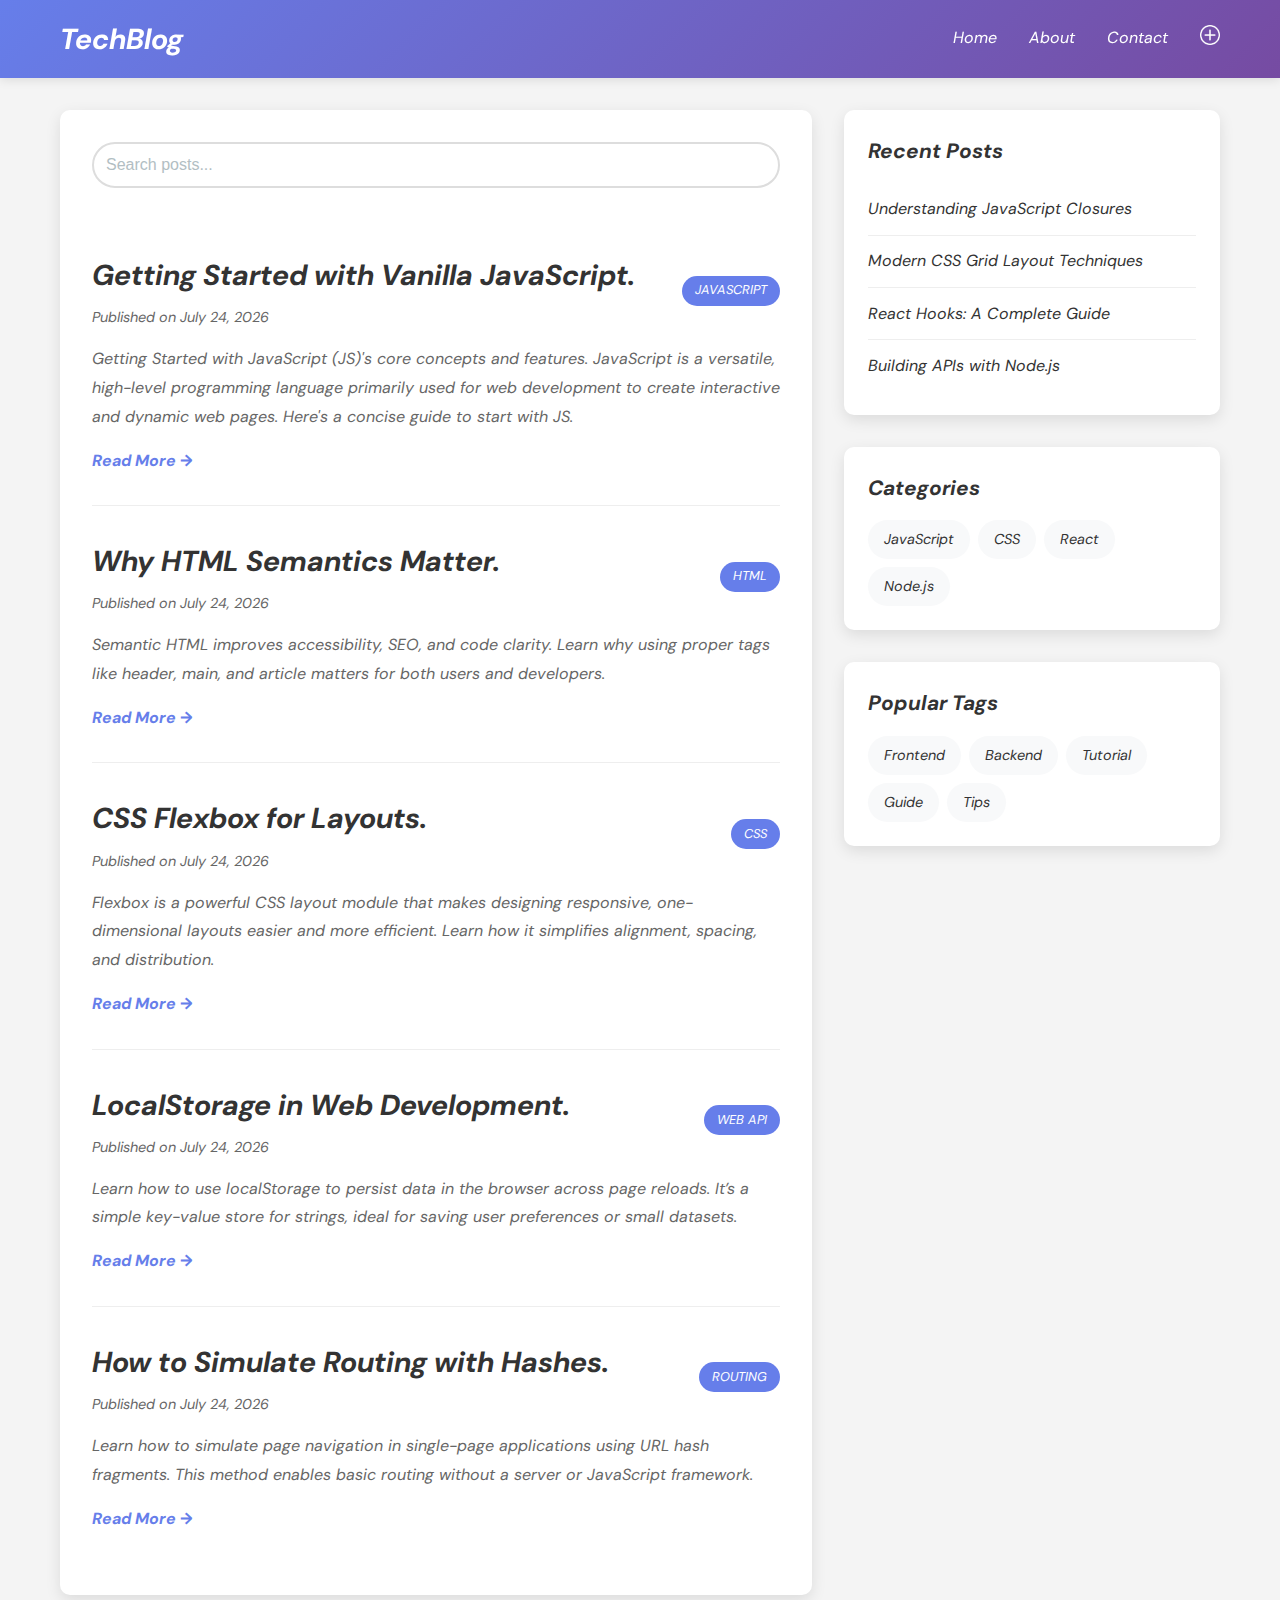
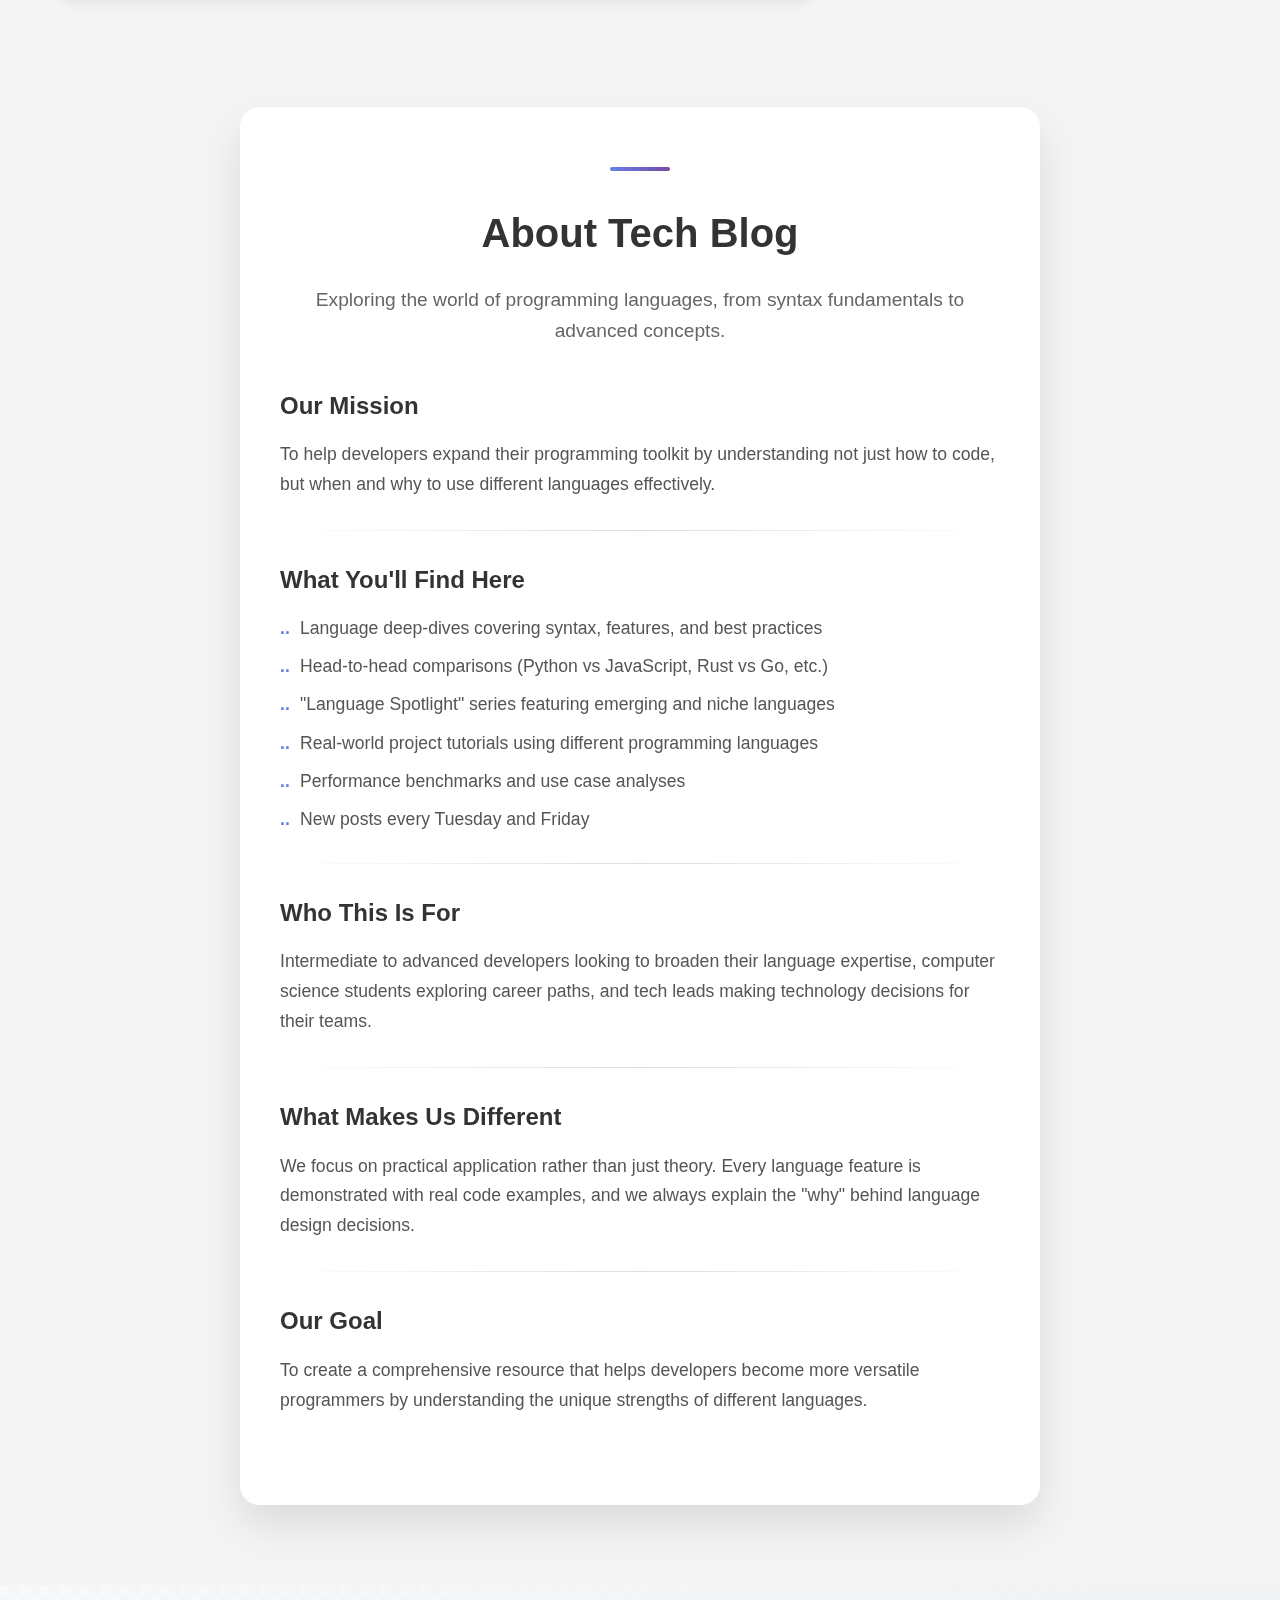
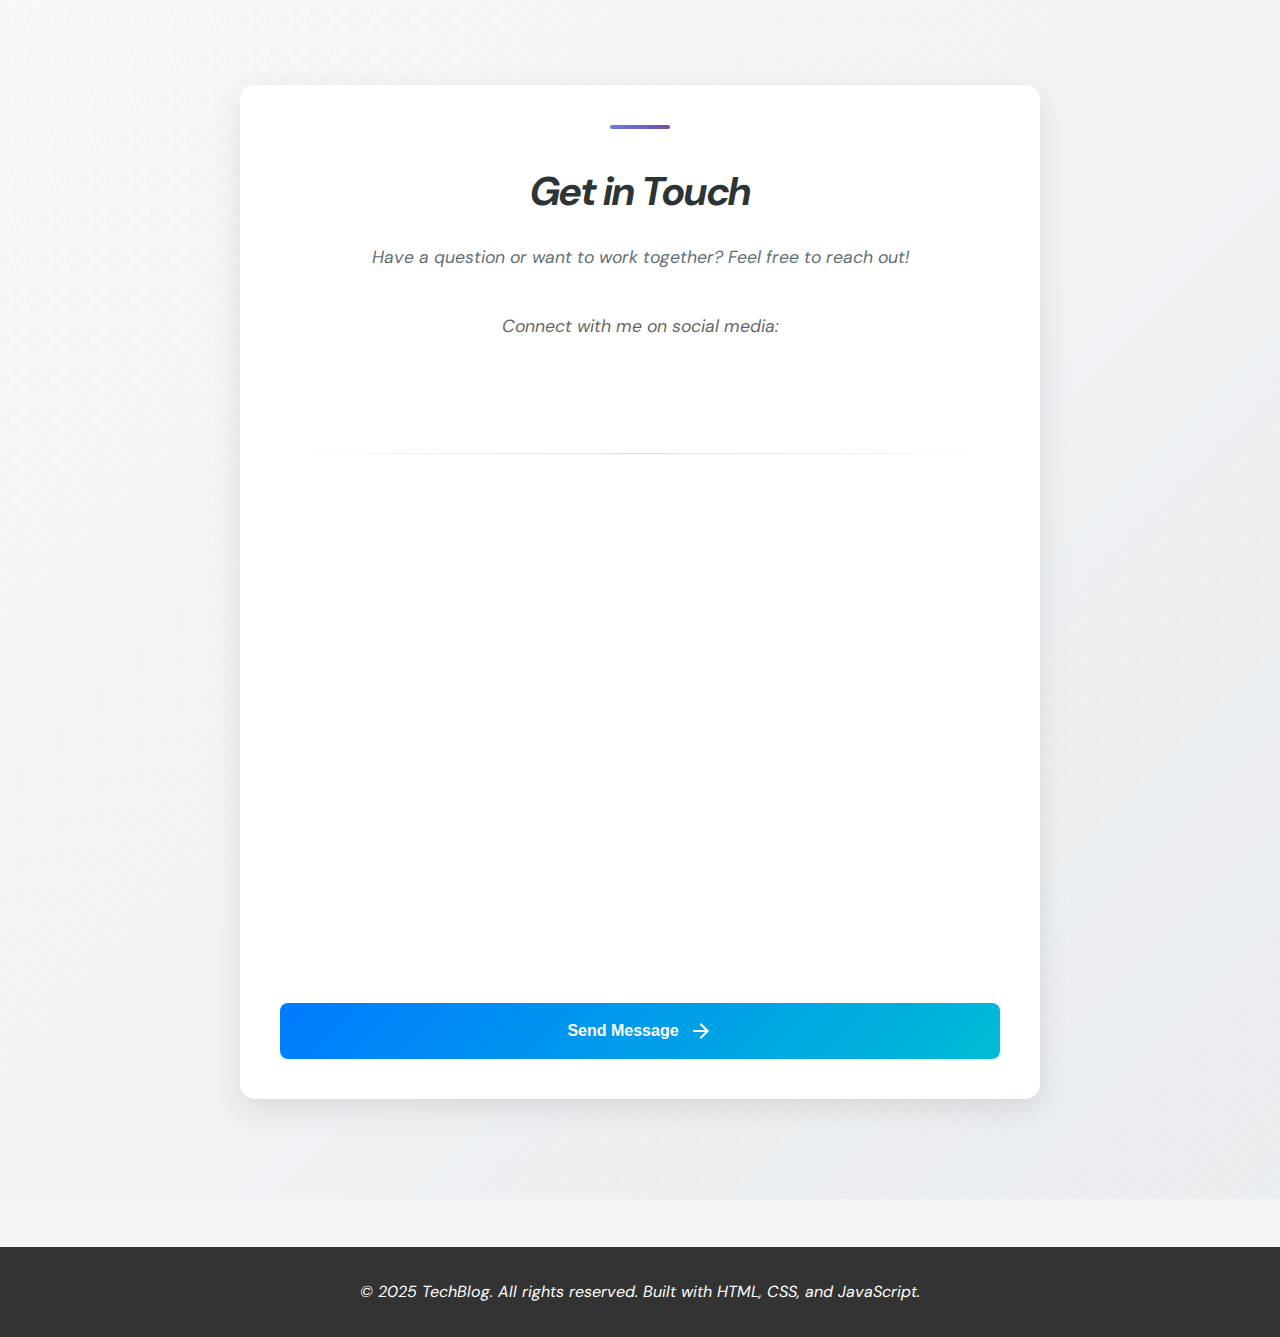
<file: index.html>
<!DOCTYPE html>
<html lang="en">
<head>
    <meta charset="UTF-8">
    <meta name="viewport" content="width=device-width, initial-scale=1.0">
    <title>Blog Page</title>
    <link rel="stylesheet" href="style.css">
</head>
<body>
    <header>
        <nav class="container">
            <div class="logo">TechBlog</div>
            <ul class="nav-links">
                <li><a href="#home">Home</a></li>
                <li><a href="#about">About</a></li>
                <li><a href="#contact">Contact</a></li>
                <li><img src="./image/add.png" width="20" height="20"/></li>
            </ul>
        </nav>
    </header>

    <div class="container">
        <section id="home">
                <main>
                    <section class="blog-posts">
                        <input type="text" class="search-bar" placeholder="Search posts..." id="searchInput">
                        
                        <!-- <article class="blog-post" data-category="javascript">
                            <div class="post-header">
                                <div>
                                    <h2 class="post-title">Understanding JavaScript Closures</h2>
                                    <div class="post-meta">Published on March 15, 2024 by:<br><img src="./image/John_Doe.jpg"/>John Doe</div>
                                </div>
                                <span class="post-category">JavaScript</span>
                            </div>
                            <p class="post-excerpt">
                                Closures are one of the most powerful features in JavaScript. They allow functions to access variables from their outer scope even after the outer function has finished executing. In this comprehensive guide, we'll explore how closures work and practical examples.
                            </p>
                            <a href="#" class="read-more">Read More →</a>
                        </article>

                        <article class="blog-post" data-category="css">
                            <div class="post-header">
                                <div>
                                    <h2 class="post-title">Modern CSS Grid Layout Techniques</h2>
                                    <div class="post-meta">Published on March 10, 2024 by:<br><img src="./image/Jane_Smith.jpeg"/>Jane Smith</div>
                                </div>
                                <span class="post-category">CSS</span>
                            </div>
                            <p class="post-excerpt">
                                CSS Grid has revolutionized web layout design. Learn how to create complex, responsive layouts with minimal code. We'll cover grid containers, grid items, and advanced techniques for modern web design.
                            </p>
                            <a href="#" class="read-more">Read More →</a>
                        </article>

                        <article class="blog-post" data-category="react">
                            <div class="post-header">
                                <div>
                                    <h2 class="post-title">React Hooks: A Complete Guide</h2>
                                    <div class="post-meta">Published on March 5, 2024 by:<br><img src="./image/Mike_Johnson.jpg"/>Mike Johnson</div>
                                </div>
                                <span class="post-category">React</span>
                            </div>
                            <p class="post-excerpt">
                                React Hooks have transformed how we write React components. From useState to useEffect, and custom hooks, learn everything you need to know to master this powerful feature.
                            </p>
                            <a href="#" class="read-more">Read More →</a>
                        </article>

                        <article class="blog-post" data-category="nodejs">
                            <div class="post-header">
                                <div>
                                    <h2 class="post-title">Building APIs with Node.js and Express</h2>
                                    <div class="post-meta">Published on February 28, 2024 by:<br><img src="./image/Sarah_Wilson.jpeg"/>Sarah Wilson</div>
                                </div>
                                <span class="post-category">Node.js</span>
                            </div>
                            <p class="post-excerpt">
                                Learn how to build robust REST APIs using Node.js and Express. We'll cover routing, middleware, error handling, and best practices for production-ready applications.
                            </p>
                            <a href="#" class="read-more">Read More →</a>
                        </article> -->
                    </section> 

                    <aside class="sidebar">
                        <div class="sidebar-widget">
                            <h3 class="widget-title">Recent Posts</h3>
                            <ul class="recent-posts">
                                <li><a href="#">Understanding JavaScript Closures</a></li>
                                <li><a href="#">Modern CSS Grid Layout Techniques</a></li>
                                <li><a href="#">React Hooks: A Complete Guide</a></li>
                                <li><a href="#">Building APIs with Node.js</a></li>
                            </ul>
                        </div>

                        <div class="sidebar-widget">
                            <h3 class="widget-title">Categories</h3>
                            <div class="tags">
                                <a href="#" class="tag" data-filter="javascript">JavaScript</a>
                                <a href="#" class="tag" data-filter="css">CSS</a>
                                <a href="#" class="tag" data-filter="react">React</a>
                                <a href="#" class="tag" data-filter="nodejs">Node.js</a>
                            </div>
                        </div>

                        <div class="sidebar-widget">
                            <h3 class="widget-title">Popular Tags</h3>
                            <div class="tags">
                                <a href="#" class="tag">Frontend</a>
                                <a href="#" class="tag">Backend</a>
                                <a href="#" class="tag">Tutorial</a>
                                <a href="#" class="tag">Guide</a>
                                <a href="#" class="tag">Tips</a>
                            </div>
                        </div>
                    </aside>
                </main>
        </section>
    </div>
    <section id="about">
    <section class="about-section">
        <div class="about-container">
            <div class="decorative-line"></div>
            <h2>About Tech Blog</h2>
            <p class="about-description">Exploring the world of programming languages, from syntax fundamentals to advanced concepts.</p>
            
            <div class="mission-container">
                <h3>Our Mission</h3>
                <p>To help developers expand their programming toolkit by understanding not just how to code, but when and why to use different languages effectively.</p>
            </div>

            <div class="section-divider"></div>

            <div class="content-info">
                <h3>What You'll Find Here</h3>
                <ul class="content-list">
                    <li>Language deep-dives covering syntax, features, and best practices</li>
                    <li>Head-to-head comparisons (Python vs JavaScript, Rust vs Go, etc.)</li>
                    <li>"Language Spotlight" series featuring emerging and niche languages</li>
                    <li>Real-world project tutorials using different programming languages</li>
                    <li>Performance benchmarks and use case analyses</li>
                    <li>New posts every Tuesday and Friday</li>
                </ul>
            </div>

            <div class="section-divider"></div>

            <div class="audience-info">
                <h3>Who This Is For</h3>
                <p>Intermediate to advanced developers looking to broaden their language expertise, computer science students exploring career paths, and tech leads making technology decisions for their teams.</p>
            </div>

            <div class="section-divider"></div>

            <div class="unique-value">
                <h3>What Makes Us Different</h3>
                <p>We focus on practical application rather than just theory. Every language feature is demonstrated with real code examples, and we always explain the "why" behind language design decisions.</p>
            </div>

            <div class="section-divider"></div>

            <div class="goal-info">
                <h3>Our Goal</h3>
                <p>To create a comprehensive resource that helps developers become more versatile programmers by understanding the unique strengths of different languages.</p>
            </div>
        </div>
    </section>
</section>

    <section id="contact">
        <section class="contact-section">
        <div class="contact-container">
            <div class="decorative-line"></div>
            <h2>Get in Touch</h2>
            <p class="contact-description">Have a question or want to work together? Feel free to reach out!</p>
            
            <div class="social-links-container">
                <p class="social-description">Connect with me on social media:</p>
                <div class="social-links">
                    <a href="https://web.facebook.com/profile.php?id=61556024804863&sk=grid" class="social-link" aria-label="Visit my Facebook profile">
                        <svg class="social-icon" viewBox="0 0 24 24">
                            <path d="M12 0c-6.627 0-12 5.373-12 12s5.373 12 12 12 12-5.373 12-12-5.373-12-12-12zm3 8h-1.35c-.538 0-.65.221-.65.778v1.222h2l-.209 2h-1.791v7h-3v-7h-2v-2h2v-2.308c0-1.769.931-2.692 3.029-2.692h1.971v3z"/>
                        </svg>
                        <span>Facebook</span>
                    </a>
                    <a href="#" class="social-link" aria-label="Visit my LinkedIn profile">
                        <svg class="social-icon" viewBox="0 0 24 24">
                            <path d="M20.447 20.452h-3.554v-5.569c0-1.328-.027-3.037-1.852-3.037-1.853 0-2.136 1.445-2.136 2.939v5.667H9.351V9h3.414v1.561h.046c.477-.9 1.637-1.85 3.37-1.85 3.601 0 4.267 2.37 4.267 5.455v6.286zM5.337 7.433c-1.144 0-2.063-.926-2.063-2.065 0-1.138.92-2.063 2.063-2.063 1.14 0 2.064.925 2.064 2.063 0 1.139-.925 2.065-2.064 2.065zm1.782 13.019H3.555V9h3.564v11.452zM22.225 0H1.771C.792 0 0 .774 0 1.729v20.542C0 23.227.792 24 1.771 24h20.451C23.2 24 24 23.227 24 22.271V1.729C24 .774 23.2 0 22.222 0h.003z"/>
                        </svg>
                        <span>LinkedIn</span>
                    </a>
                    <a href="https://github.com/Bencodes1914" class="social-link" aria-label="Visit my GitHub profile">
                        <svg class="social-icon" viewBox="0 0 24 24">
                            <path d="M12 0C5.374 0 0 5.373 0 12c0 5.302 3.438 9.8 8.207 11.387.599.111.793-.261.793-.577v-2.234c-3.338.726-4.033-1.416-4.033-1.416-.546-1.387-1.333-1.756-1.333-1.756-1.089-.745.083-.729.083-.729 1.205.084 1.839 1.237 1.839 1.237 1.07 1.834 2.807 1.304 3.492.997.107-.775.418-1.305.762-1.604-2.665-.305-5.467-1.334-5.467-5.931 0-1.311.469-2.381 1.236-3.221-.124-.303-.535-1.524.117-3.176 0 0 1.008-.322 3.301 1.23A11.509 11.509 0 0112 5.803c1.02.005 2.047.138 3.006.404 2.291-1.552 3.297-1.23 3.297-1.23.653 1.653.242 2.874.118 3.176.77.84 1.235 1.911 1.235 3.221 0 4.609-2.807 5.624-5.479 5.921.43.372.823 1.102.823 2.222v3.293c0 .319.192.694.801.576C20.566 21.797 24 17.3 24 12c0-6.627-5.373-12-12-12z"/>
                        </svg>
                        <span>GitHub</span>
                    </a>
                </div>
            </div>
    
            <div class="section-divider"></div>
            
            <form class="contact-form">
                <div class="form-group">
                    <label for="name">Name</label>
                    <div class="input-wrapper">
                        <input type="text" id="name" name="name" placeholder="Your name" required>
                        <span class="input-focus-border"></span>
                    </div>
                </div>
    
                <div class="form-group">
                    <label for="email">Email</label>
                    <div class="input-wrapper">
                        <input type="email" id="email" name="email" placeholder="Your email" required>
                        <span class="input-focus-border"></span>
                    </div>
                </div>
    
                <div class="form-group">
                    <label for="subject">Subject</label>
                    <div class="input-wrapper">
                        <input type="text" id="subject" name="subject" placeholder="Subject">
                        <span class="input-focus-border"></span>
                    </div>
                </div>
    
                <div class="form-group">
                    <label for="message">Message</label>
                    <div class="input-wrapper">
                        <textarea id="message" name="message" placeholder="Your message" required></textarea>
                        <span class="input-focus-border"></span>
                    </div>
                </div>
    
                <button type="submit" class="submit-btn">
                    <span>Send Message</span>
                    <svg class="button-arrow" viewBox="0 0 24 24" width="24" height="24">
                        <path d="M12 4l-1.41 1.41L16.17 11H4v2h12.17l-5.58 5.59L12 20l8-8z"/>
                    </svg>
                </button>
            </form>
        </div>
    </section>
    </section>
    <footer>
        <div class="container">
            <p>&copy; 2025 TechBlog. All rights reserved. Built with HTML, CSS, and JavaScript.</p>
        </div>
    </footer>
</body>
<script src="generateBlog.js"></script>
</html>
</file>
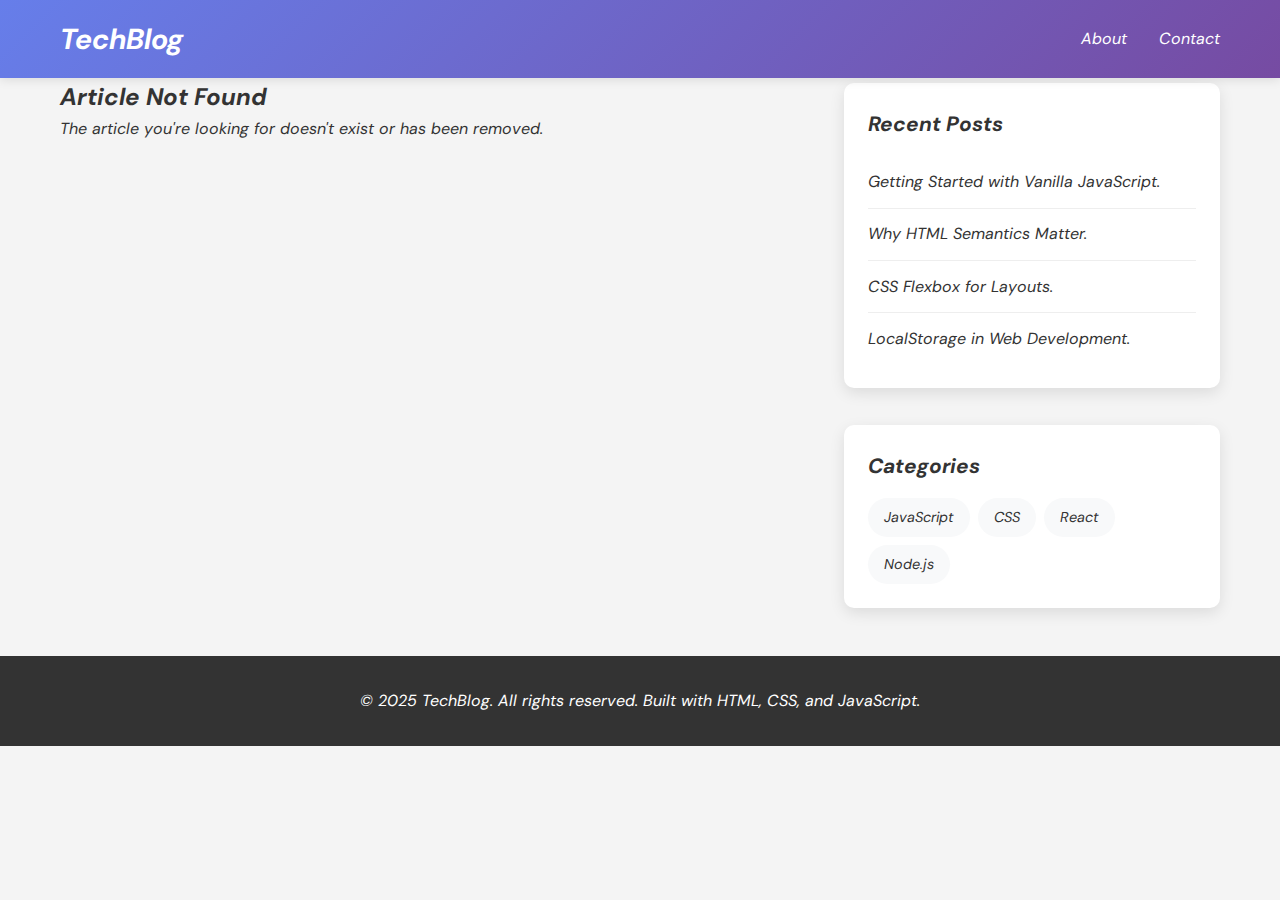
<file: blog/index.html>
<!DOCTYPE html>
<html lang="en">
<head>
    <meta charset="UTF-8">
    <meta name="viewport" content="width=device-width, initial-scale=1.0">
    <title>Blog Post - TechBlog</title>
    <link rel="stylesheet" href="style.css">
</head>
<body>
    <header>
        <div class="container">
            <nav>
                <a href="../index.html" class="logo">TechBlog</a>
                <ul class="nav-links">
                    <li><a href="#about">About</a></li>
                    <li><a href="#contact">Contact</a></li>
                </ul>
            </nav>
        </div>
    </header>

    <main class="container">
        <section class="article-section">
            
            <article class="article-container">
                <div id="loading" class="loading">Loading article...</div>
                <div id="error" class="error" style="display: none;">
                    <h2>Article Not Found</h2>
                    <p>The article you're looking for doesn't exist or has been removed.</p>
                </div>
                
                <div id="article-content" style="display: none;">
                        <h1 class="article-title" id="article-title"></h1>
                        <div class="article-meta">
                            <span class="tag" id="article-tag"></span>
                            <span id="article-date"></span>
                        </div>
                    
                    <div class="article-content" id="article-body"></div>
                </div>
            </article>
        </section>

        <aside class="sidebar">
            <div class="sidebar-widget">
                <h3 class="widget-title">Recent Posts</h3>
                <ul id="recent-posts" class="recent-posts"></ul>
            </div>

            <div class="sidebar-widget">
                <h3 class="widget-title">Categories</h3>
                <div class="tags">
                    <a href="#" class="tag" data-filter="JavaScript">JavaScript</a>
                    <a href="#" class="tag" data-filter="CSS">CSS</a>
                    <a href="#" class="tag" data-filter="React">React</a>
                    <a href="#" class="tag" data-filter="Node.js">Node.js</a>
                </div>
            </div>
        </aside>
    </main>

    <footer>
        <div class="container">
            <p>© 2025 TechBlog. All rights reserved. Built with HTML, CSS, and JavaScript.</p>
        </div>
    </footer>

    <script src="../generateBlog.js"></script>
    <script src="script.js"></script>
</body>
</html>
</file>
<file: style.css>
* {
    margin: 0;
    padding: 0;
    box-sizing: border-box;
}

@font-face {
    font-family: Variable Font;
    src: url(./font/DMSans-Italic-VariableFont_opsz\,wght.ttf);
}

body {
    font-family: Variable Font;
    line-height: 1.6;
    color: #333;
    background-color: #f4f4f4;
}

.container {
    max-width: 1200px;
    margin: 0 auto;
    padding: 0 20px;
}

header {
    background: linear-gradient(135deg, #667eea 0%, #764ba2 100%);
    color: white;
    padding: 1rem 0;
    position: sticky;
    top: 0;
    z-index: 100;
    box-shadow: 0 2px 10px rgba(0,0,0,0.1);
}

nav {
    display: flex;
    justify-content: space-between;
    align-items: center;
}

.logo {
    font-size: 1.8rem;
    font-weight: bold;
}

.nav-links {
    display: flex;
    list-style: none;
    gap: 2rem;
}

.nav-links a {
    color: white;
    text-decoration: none;
    transition: opacity 0.3s;
}

.nav-links a:hover {
    opacity: 0.8;
}

main {
    display: grid;
    grid-template-columns: 2fr 1fr;
    gap: 2rem;
    margin: 2rem 0;
}

.blog-posts {
    background: white;
    padding: 2rem;
    border-radius: 10px;
    box-shadow: 0 5px 15px rgba(0,0,0,0.1);
}

.search-bar {
    width: 100%;
    padding: 12px;
    border: 2px solid #ddd;
    border-radius: 25px;
    margin-bottom: 2rem;
    font-size: 1rem;
}

.search-bar:focus {
    outline: none;
    border-color: #667eea;
}

.blog-post {
    border-bottom: 1px solid #eee;
    padding: 2rem 0;
    transition: transform 0.3s ease;
}

.blog-post:hover {
    transform: translateY(-2px);
}

.blog-post:last-child {
    border-bottom: none;
}

.post-header {
    display: flex;
    justify-content: space-between;
    align-items: center;
    margin-bottom: 1rem;
}

.post-title {
    color: #333;
    font-size: 1.8rem;
    margin-bottom: 0.5rem;
}

.post-meta {
    color: #666;
    font-size: 0.9rem;
}

.post-meta > img{
    width: 25px;
    height: 25px;
    border-radius: 50%;
}

.post-category {
    background: #667eea;
    color: white;
    padding: 0.3rem 0.8rem;
    border-radius: 20px;
    font-size: 0.8rem;
    text-transform: uppercase;
}

.post-excerpt {
    color: #666;
    margin: 1rem 0;
    line-height: 1.8;
}

.read-more {
    color: #667eea;
    text-decoration: none;
    font-weight: bold;
    transition: color 0.3s;
}

.read-more:hover {
    color: #764ba2;
}

.sidebar {
    display: flex;
    flex-direction: column;
    gap: 2rem;
}

.sidebar-widget {
    background: white;
    padding: 1.5rem;
    border-radius: 10px;
    box-shadow: 0 5px 15px rgba(0,0,0,0.1);
}

.widget-title {
    color: #333;
    margin-bottom: 1rem;
    font-size: 1.3rem;
}

.recent-posts {
    list-style: none;
}

.recent-posts li {
    padding: 0.8rem 0;
    border-bottom: 1px solid #eee;
}

.recent-posts li:last-child {
    border-bottom: none;
}

.recent-posts a {
    color: #333;
    text-decoration: none;
    transition: color 0.3s;
}

.recent-posts a:hover {
    color: #667eea;
}

.tags {
    display: flex;
    flex-wrap: wrap;
    gap: 0.5rem;
}

.tag {
    background: #f8f9fa;
    color: #333;
    padding: 0.5rem 1rem;
    border-radius: 20px;
    text-decoration: none;
    font-size: 0.9rem;
    transition: background 0.3s;
}

.tag:hover {
    background: #667eea;
    color: white;
}

footer {
    background: #333;
    color: white;
    text-align: center;
    padding: 2rem 0;
    margin-top: 3rem;
}

@media (max-width: 768px) {
    .nav-links {
display: none;
    }

    main {
grid-template-columns: 1fr;
    }

    .post-header {
flex-direction: column;
align-items: flex-start;
gap: 1rem;
    }

    .post-title {
font-size: 1.5rem;
    }
}

@keyframes fadeIn {
    from { opacity: 0; transform: translateY(20px); }
    to { opacity: 1; transform: translateY(0); }
}

.blog-post {
    animation: fadeIn 0.6s ease-out;
}

.contact-section {
    padding: 100px 20px;
    background: linear-gradient(135deg, #f8f9fa 0%, #e9ecef 100%);
    position: relative;
    overflow: hidden;
}

.contact-section::before {
    content: '';
    position: absolute;
    top: 0;
    left: 0;
    right: 0;
    bottom: 0;
    background-image: 
        linear-gradient(45deg, #f1f3f5 25%, transparent 25%),
        linear-gradient(-45deg, #f1f3f5 25%, transparent 25%),
        linear-gradient(45deg, transparent 75%, #f1f3f5 75%),
        linear-gradient(-45deg, transparent 75%, #f1f3f5 75%);
    background-size: 20px 20px;
    background-position: 0 0, 0 10px, 10px -10px, -10px 0px;
    opacity: 0.3;
}

.contact-container {
    max-width: 800px;
    margin: 0 auto;
    position: relative;
    background: rgba(255, 255, 255, 0.95);
    padding: 40px;
    border-radius: 15px;
    box-shadow: 0 10px 30px rgba(0, 0, 0, 0.1);
}

.decorative-line {
    width: 60px;
    height: 4px;
    background: linear-gradient(90deg, #007bff, #00bcd4);
    margin: 0 auto 30px;
    border-radius: 2px;
}

.contact-section h2 {
    text-align: center;
    color: #2d3436;
    margin-bottom: 20px;
    font-size: 2.5em;
    font-weight: 700;
    letter-spacing: -0.5px;
}

.contact-description {
    text-align: center;
    color: #636e72;
    margin-bottom: 40px;
    font-size: 1.1em;
    line-height: 1.6;
}

.contact-form {
    display: flex;
    flex-direction: column;
    gap: 25px;
}

.form-group {
    display: flex;
    flex-direction: column;
    gap: 8px;
}

.form-group label {
    color: #2d3436;
    font-weight: 600;
    font-size: 0.95em;
    transform: translateY(0);
    transition: all 0.3s ease;
}

.input-wrapper {
    position: relative;
}

.input-focus-border {
    position: absolute;
    bottom: 0;
    left: 50%;
    width: 0;
    height: 2px;
    background: linear-gradient(90deg, #007bff, #00bcd4);
    transition: all 0.3s ease;
    transform: translateX(-50%);
}

.form-group input,
.form-group textarea {
    padding: 12px 16px;
    border: 1px solid #e1e8ed;
    border-radius: 8px;
    font-size: 16px;
    transition: all 0.3s ease;
    background: #f8f9fa;
}

.form-group input:focus,
.form-group textarea:focus {
    outline: none;
    border-color: #007bff;
    background: #fff;
}

.form-group input:focus + .input-focus-border,
.form-group textarea:focus + .input-focus-border {
    width: 100%;
}

.form-group textarea {
    min-height: 150px;
    resize: vertical;
    line-height: 1.6;
}

.submit-btn {
    background: linear-gradient(135deg, #007bff 0%, #00bcd4 100%);
    color: white;
    padding: 16px 32px;
    border: none;
    border-radius: 8px;
    cursor: pointer;
    font-size: 16px;
    font-weight: 600;
    transition: all 0.3s ease;
    display: flex;
    align-items: center;
    justify-content: center;
    gap: 10px;
    overflow: hidden;
    position: relative;
}

.submit-btn:hover {
    transform: translateY(-2px);
    box-shadow: 0 5px 15px rgba(0, 123, 255, 0.3);
}

.submit-btn:active {
    transform: translateY(0);
}

.button-arrow {
    fill: currentColor;
    transition: transform 0.3s ease;
}

.submit-btn:hover .button-arrow {
    transform: translateX(5px);
}

::placeholder {
    color: #b2bec3;
    opacity: 1;
}

.form-group input:hover,
.form-group textarea:hover {
    border-color: #00bcd4;
}

@media (max-width: 768px) {
    .contact-section {
        padding: 60px 15px;
    }

    .contact-container {
        padding: 30px 20px;
    }

    .contact-section h2 {
        font-size: 2em;
    }

    .submit-btn {
        padding: 14px 28px;
    }
}

@keyframes fadeInUp {
    from {
        opacity: 0;
        transform: translateY(20px);
    }
    to {
        opacity: 1;
        transform: translateY(0);
    }
}

.form-group {
    animation: fadeInUp 0.5s ease forwards;
    opacity: 0;
}

.form-group:nth-child(1) { animation-delay: 0.1s; }
.form-group:nth-child(2) { animation-delay: 0.2s; }
.form-group:nth-child(3) { animation-delay: 0.3s; }
.form-group:nth-child(4) { animation-delay: 0.4s; }

.social-links-container {
    margin-bottom: 40px;
    text-align: center;
}

.social-description {
    color: #636e72;
    margin-bottom: 20px;
    font-size: 1.1em;
}

.social-links {
    display: flex;
    justify-content: center;
    gap: 20px;
    flex-wrap: wrap;
}

.social-link {
    display: flex;
    align-items: center;
    gap: 8px;
    padding: 12px 20px;
    background: white;
    border-radius: 8px;
    text-decoration: none;
    color: #2d3436;
    font-weight: 500;
    transition: all 0.3s ease;
    border: 1px solid #e1e8ed;
}

.social-icon {
    width: 20px;
    height: 20px;
    fill: currentColor;
}

.section-divider {
    width: 100%;
    height: 1px;
    background: linear-gradient(90deg, transparent, #e1e8ed, transparent);
    margin: 40px 0;
}

.social-link:hover {
    transform: translateY(-2px);
    box-shadow: 0 5px 15px rgba(0, 0, 0, 0.1);
}

.social-link:nth-child(1):hover {
    border-color: #1877f2;
    color: #1877f2; 
}

.social-link:nth-child(2):hover {
    border-color: #0077b5;
    color: #0077b5; 
}

.social-link:nth-child(3):hover {
    border-color: #333;
    color: #333; 
}

.social-link {
    animation: fadeInUp 0.5s ease forwards;
    opacity: 0;
}

.social-link:nth-child(1) { animation-delay: 0.1s; }
.social-link:nth-child(2) { animation-delay: 0.2s; }
.social-link:nth-child(3) { animation-delay: 0.3s; }

@media (max-width: 768px) {
    .social-links {
        gap: 15px;
    }
    
    .social-link {
        padding: 10px 16px;
        font-size: 0.9em;
    }
    
    .social-icon {
        width: 18px;
        height: 18px;
    }
}

.about-section {
    padding: 80px 20px;
    background: linear-gradient #ffffff;
    min-height: 100vh;
    font-family: 'Segoe UI', Tahoma, Geneva, Verdana, sans-serif;
}

.about-container {
    max-width: 800px;
    margin: 0 auto;
    background: rgba(255, 255, 255, 0.95);
    border-radius: 20px;
    padding: 60px 40px;
    box-shadow: 0 20px 40px rgba(0, 0, 0, 0.1);
    backdrop-filter: blur(10px);
}

.decorative-line {
    width: 60px;
    height: 4px;
    background: linear-gradient(90deg, #667eea, #764ba2);
    margin: 0 auto 30px;
    border-radius: 2px;
}

.about-container h2 {
    text-align: center;
    font-size: 2.5rem;
    color: #333;
    margin-bottom: 20px;
    font-weight: 700;
}

.about-description {
    text-align: center;
    font-size: 1.2rem;
    color: #666;
    margin-bottom: 40px;
    line-height: 1.6;
}

.mission-container,
.content-info,
.audience-info,
.unique-value,
.goal-info {
    margin-bottom: 30px;
}

.mission-container h3,
.content-info h3,
.audience-info h3,
.unique-value h3,
.goal-info h3 {
    font-size: 1.5rem;
    color: #333;
    margin-bottom: 15px;
    font-weight: 600;
}

.mission-container p,
.audience-info p,
.unique-value p,
.goal-info p {
    font-size: 1.1rem;
    color: #555;
    line-height: 1.7;
}

.content-list {
    list-style: none;
    padding: 0;
}

.content-list li {
    font-size: 1.1rem;
    color: #555;
    margin-bottom: 10px;
    padding-left: 20px;
    position: relative;
    line-height: 1.6;
}

.content-list li::before {
    content: "..";
    position: absolute;
    left: 0;
    color: #667eea;
    font-weight: bold;
}

.section-divider {
    width: 100%;
    height: 1px;
    background: linear-gradient(90deg, transparent, #ddd, transparent);
    margin: 30px 0;
}

.social-links-container {
    margin-top: 40px;
    text-align: center;
}

.social-description {
    font-size: 1.1rem;
    color: #666;
    margin-bottom: 20px;
}

.social-links {
    display: flex;
    justify-content: center;
    gap: 20px;
    flex-wrap: wrap;
}

.social-link {
    display: flex;
    align-items: center;
    gap: 10px;
    padding: 12px 20px;
    background: #f8f9fa;
    border: 2px solid #e9ecef;
    border-radius: 50px;
    text-decoration: none;
    color: #495057;
    transition: all 0.3s ease;
    font-weight: 500;
}

.social-link:hover {
    background: #667eea;
    color: white;
    border-color: #667eea;
    transform: translateY(-2px);
    box-shadow: 0 10px 20px rgba(102, 126, 234, 0.3);
}

.social-icon {
    width: 20px;
    height: 20px;
    fill: currentColor;
}

@media (max-width: 768px) {
    .about-container {
        padding: 40px 20px;
        margin: 20px;
    }
    
    .about-container h2 {
        font-size: 2rem;
    }
    
    .about-description {
        font-size: 1.1rem;
    }
    
    .social-links {
        flex-direction: column;
        align-items: center;
    }
    
    .social-link {
        width: 200px;
        justify-content: center;
    }
}

.tag.active {
    background: #667eea;
    color: white;
}

.no-results {
    text-align: center;
    padding: 2rem;
    color: #666;
}

.clear-filters-btn {
    background: #667eea;
    color: white;
    border: none;
    padding: 0.5rem 1rem;
    border-radius: 5px;
    cursor: pointer;
    margin-top: 1rem;
}
</file>
<file: blog/style.css>
* {
    margin: 0;
    padding: 0;
    box-sizing: border-box;
}

@font-face {
    font-family: Variable Font;
    src: url(../font/DMSans-Italic-VariableFont_opsz\,wght.ttf);
}

body {
    font-family: Variable Font;
    line-height: 1.6;
    color: #333;
    background-color: #f4f4f4;
}

.container {
    max-width: 1200px;
    margin: 0 auto;
    padding: 0 20px;
}

header {
    background: linear-gradient(135deg, #667eea 0%, #764ba2 100%);
    color: white;
    padding: 1rem 0;
    position: sticky;
    top: 0;
    z-index: 100;
    box-shadow: 0 2px 10px rgba(0,0,0,0.1);
}

nav {
    display: flex;
    justify-content: space-between;
    align-items: center;
}

.logo {
    font-size: 1.8rem;
    font-weight: bold;
    color: white;
}

.nav-links {
    display: flex;
    list-style: none;
    gap: 2rem;
}

.nav-links a {
    color: white;
    text-decoration: none;
    transition: opacity 0.3s;
}

.nav-links a:hover {
    opacity: 0.8;
}

main {
    display: grid;
    grid-template-columns: 2fr 1fr;
    gap: 2rem;
    margin: 2rem 0;
}

footer {
    background: #333;
    color: white;
    text-align: center;
    padding: 2rem 0;
    margin-top: 3rem;
}

.sidebar {
    display: flex;
    flex-direction: column;
    gap: 2rem;
}

.sidebar-widget {
    background: white;
    padding: 1.5rem;
    border-radius: 10px;
    box-shadow: 0 5px 15px rgba(0,0,0,0.1);
    margin-top: 5px;
}

.widget-title {
    color: #333;
    margin-bottom: 1rem;
    font-size: 1.3rem;
}

.recent-posts {
    list-style: none;
}

.recent-posts li {
    padding: 0.8rem 0;
    border-bottom: 1px solid #eee;
}

.recent-posts li:last-child {
    border-bottom: none;
}

.recent-posts a {
    color: #333;
    text-decoration: none;
    transition: color 0.3s;
}

.recent-posts a:hover {
    color: #667eea;
}

.tags {
    display: flex;
    flex-wrap: wrap;
    gap: 0.5rem;
}

.tag {
    background: #f8f9fa;
    color: #333;
    padding: 0.5rem 1rem;
    border-radius: 20px;
    text-decoration: none;
    font-size: 0.9rem;
    transition: background 0.3s;
}

.tag:hover {
    background: #667eea;
    color: white;
}

.article-title{
    text-align: center;
    font-size: 2rem;
    color: #333;
    margin-bottom: 10px;
    font-weight: 700;
}

a{
    text-decoration: none;
}

.section-content {
  margin-top: 0.5rem;
  padding-left: 1rem;      
  font-size: 1rem;
  color: #444;
  line-height: 1.6;
}

.section-content p {
  padding-left: 2rem;
  margin-bottom: 1rem;
}

.section-content .code-block {
  margin-left: 2rem;
  margin-top: 0.5rem;
  background-color: #272822;
  color: #f8f8f2;
  font-family: 'Fira Code', 'Courier New', monospace;
  font-size: 0.95rem;
  padding: 1rem;
  border-radius: 6px;
  overflow-x: auto;
  white-space: pre;
}
</file>
